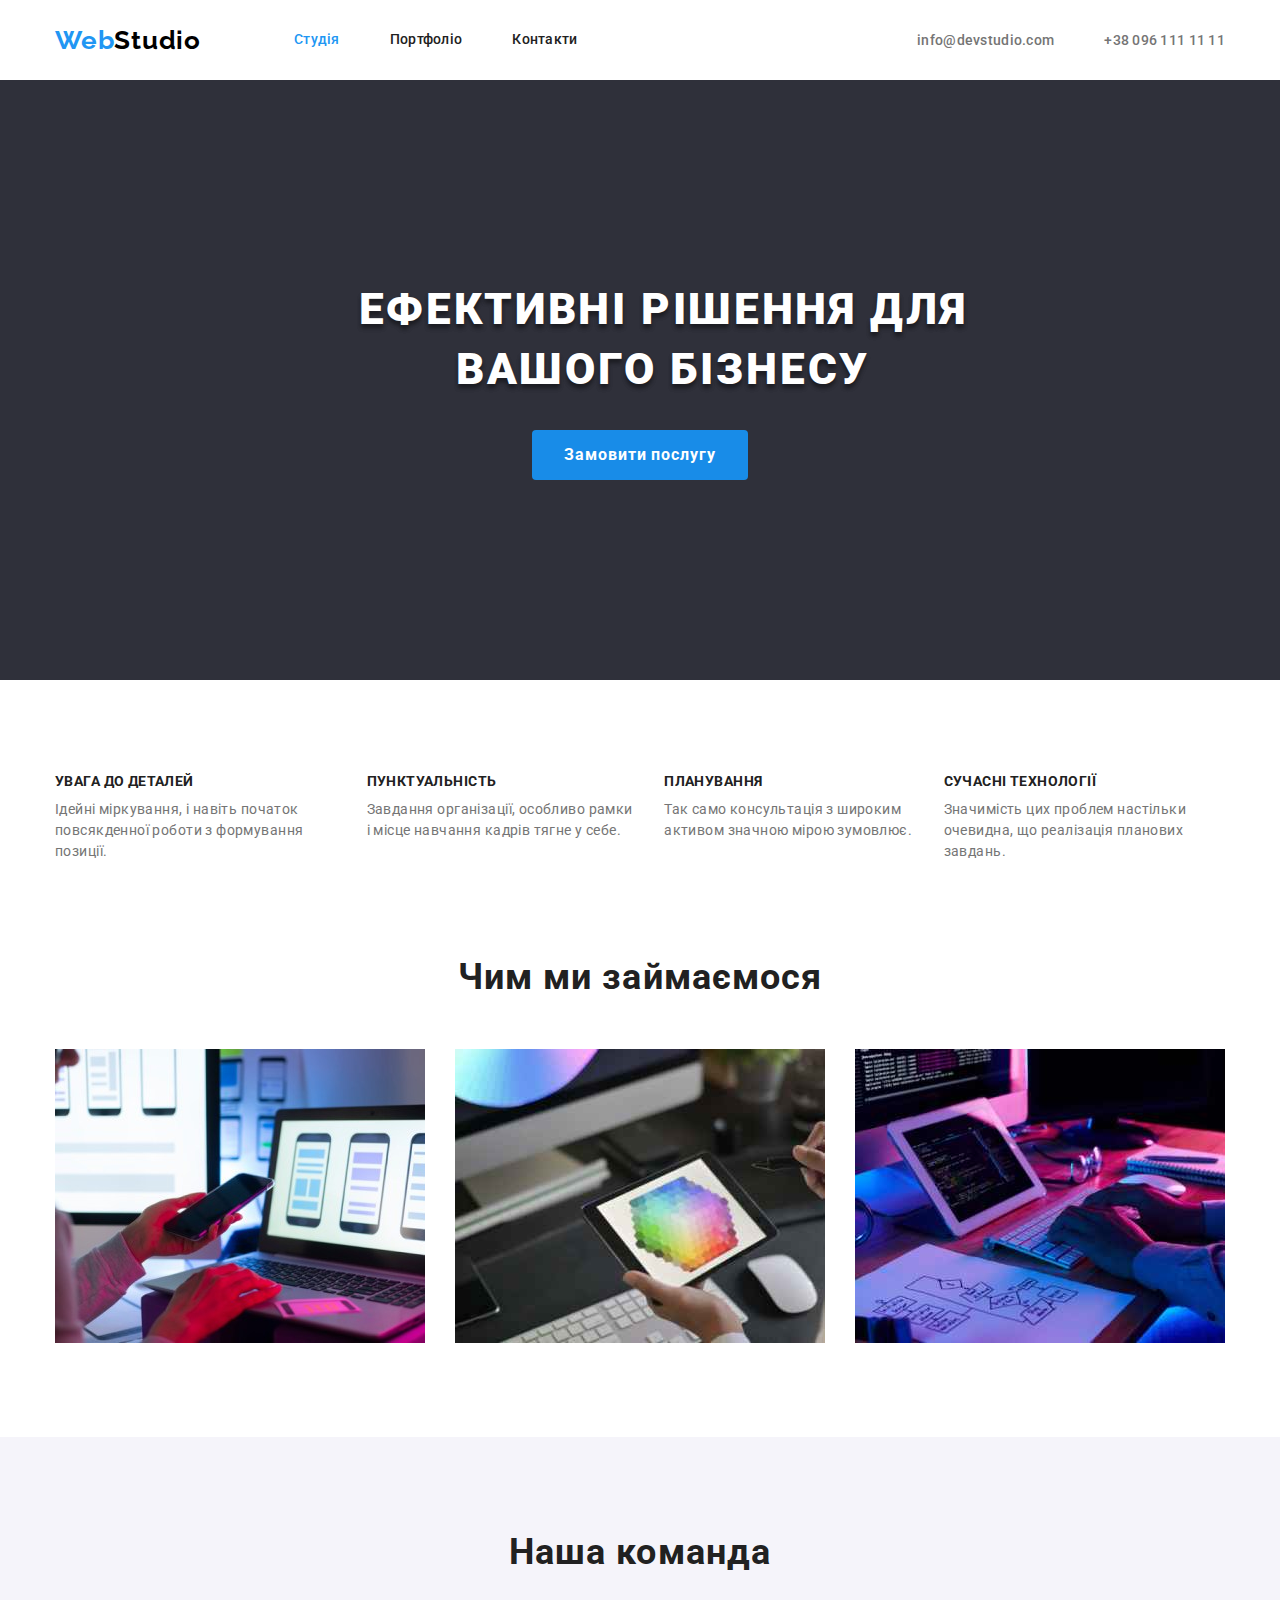
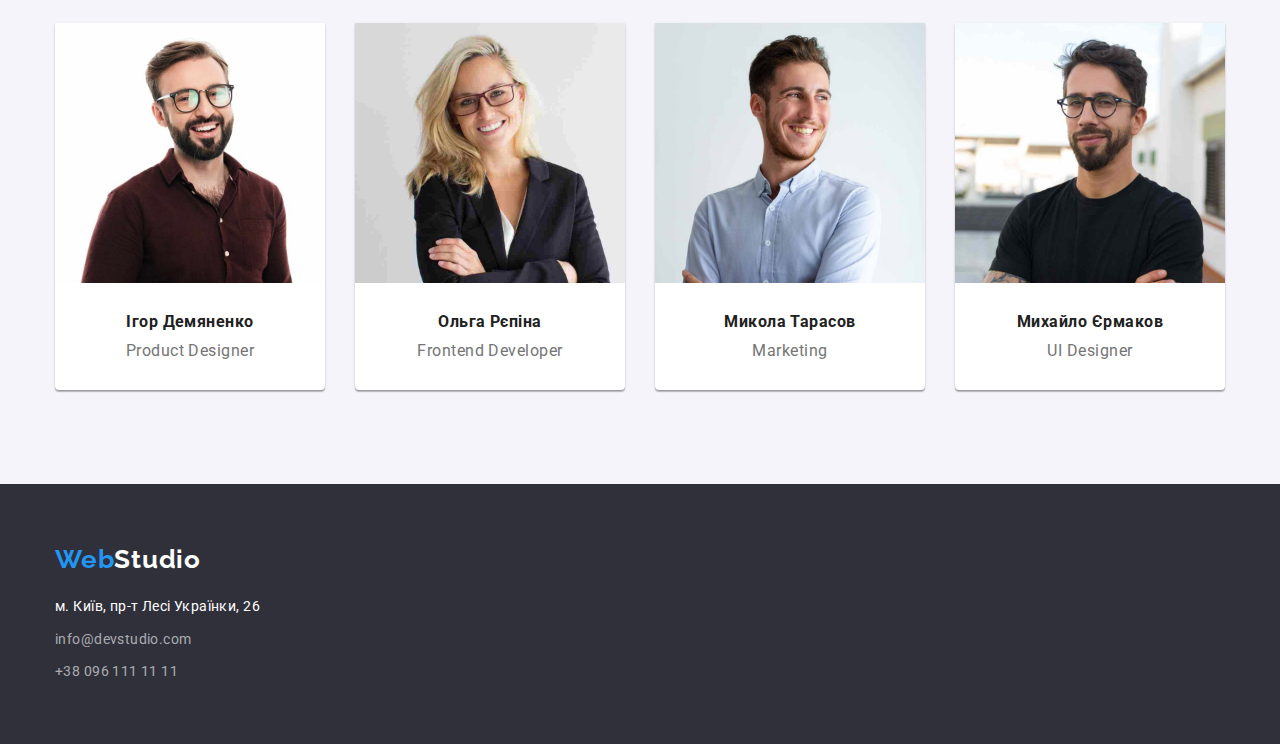
<file: index.html>
<!DOCTYPE html>
<html lang="uk">
<head>
    <meta charset="UTF-8">
    <meta http-equiv="X-UA-Compatible" content="IE=edge">
    <meta name="viewport" content="width=device-width, initial-scale=1.0">
    <title>Студія</title>
    <link rel="preconnect" href="https://fonts.googleapis.com">
    <link rel="preconnect" href="https://fonts.gstatic.com" crossorigin>
    <link href="https://fonts.googleapis.com/css2?family=Raleway:wght@700&family=Roboto:wght@400;500;700;900&display=swap"
        rel="stylesheet">
        <link rel="stylesheet" href="https://cdn.jsdelivr.net/npm/modern-normalize@1.1.0/modern-normalize.min.css">
    <link rel="stylesheet" href="./css/style.css" />
</head>
<body>
    <header class="header-info container flex">
        <nav class="flex">
        <a class="web flex" href="./index.html">Web<span class="studio-color">Studio</span></a>
            <ul class="button-list">
                <li><a class="web-study current" href="./index.html">Студія</a></li>
                <li><a class="web-study" href="./portfolio.html">Портфоліо</a></li>
                <li><a class="web-study" href="#">Контакти</a></li>
            </ul>
        </nav>
            <ul class="flex tel-list">
                <li><a class="tel" href="mailto:info@devstudio.com">info@devstudio.com</a></li>
                <li><a class="tel" href="tel:+380961111111">+38 096 111 11 11</a></li>
            </ul>
    </header>
    <main>
        <section class="fon section">
            <div class="container">
            <h1 class="busines">Ефективні рішення для вашого бізнесу</h1>
            <button class="order" type="button">Замовити послугу</button>
            </div>
        </section>
        
        <section class="section ">
            <div class="container">
                <h2 class="visually-hidden">Особливості</h2>
                    <ul class="flex-upper upper-list">
                        <li class=""><h3 class="upper">Увага до деталей</h3>
                        <p class="pupper pupper-list">Ідейні міркування, і навіть початок повсякденної роботи з формування позиції.</p></li>
                        <li class=""><h3 class="upper">Пунктуальність</h3>
                        <p class="pupper pupper-list">Завдання організації, особливо рамки і місце навчання кадрів тягне у себе.</p></li>
                        <li class=""><h3 class="upper">Планування</h3>
                        <p class="pupper pupper-list">Так само консультація з широким активом значною мірою зумовлює.</p></li>
                        <li class=""><h3 class="upper">Сучасні технології</h3>
                        <p class="pupper pupper-list">Значимість цих проблем настільки очевидна, що реалізація планових завдань.</p></li>
                    </ul> 
                </div>
        </section>
        
        <section class="section section-p">
            <div class="container">
            <h2 class="section-title">Чим ми займаємося</h2>
            <ul class="flex img-title" >
                <li class=""><img src="./images/whatdiong/im1.jpg" width="370" alt="Компьютерний стіл"></li>
                <li class=""><img src="./images/whatdiong/im2g.jpg" width="370" alt="лаптоп"></li>
                <li class=""><img src="./images/whatdiong/img.jpg" width="370" alt="планшет"></li>
            </ul>
        </div>
        </section>
        
        <section class=" team section">
            <div class="container">
            <h2 class="section-title">Наша команда</h2>
            <ul class="flex team-list">
                <li class="team-item">
                    <img src="./images/ourteam/img.jpg" alt="людина" width="270">
                    <div class="tem-total">
                        <h3 class="team-name">Ігор Демяненко</h3>
                        <p class="team-job">Product Designer</p>
                    </div>
                </li>
                <li class="team-item">
                    <img src="./images/ourteam/img1.jpg" alt="людина" width="270">
                    <div class="tem-total">
                        <h3 class="team-name">Ольга Рєпіна</h3>
                        <p class="team-job">Frontend Developer</p>
                    </div>
                </li>
                <li class="team-item">
                    <img src="./images/ourteam/im2g.jpg" alt="людина" width="270">
                    <div class="tem-total">
                        <h3 class="team-name">Микола Тарасов</h3>
                        <p class="team-job">Marketing</p>
                    </div>
                </li>
                <li class="team-item">
                    <img src="./images/ourteam/img3.jpg" alt="людина" width="270">
                    <div class="tem-total">
                        <h3 class="team-name">Михайло Єрмаков</h3>
                        <p class="team-job">UI Designer</p>
                    </div>
                </li>
            </ul>
            </div>
        </section> 
    </main>
    <footer class=" bgfot web-container">
        <div class="container">
        <a class="web-footer " href="./index.html">Web<span class="studio-ft">Studio</span></a>
            <address class="web-style">
                <ul class="">
                    <li class="address-item"><a class="maps-address address-item" target="_blank" rel="nofollow noopener" href="https://goo.gl/maps/S66frL6C7Uxyh1Da7">м. Київ, пр-т Лесі Українки, 26</a></li>
                    <li class="address-item"><a class="contacts address-item" href="mailto:info@devstudio.com">info@devstudio.com</a></li>
                    <li><a class="contacts" href="tel:+380961111111">+38 096 111 11 11</a></li>
                </ul>
            </address>
        </div>
    </footer>
</body>
</html>
</file>
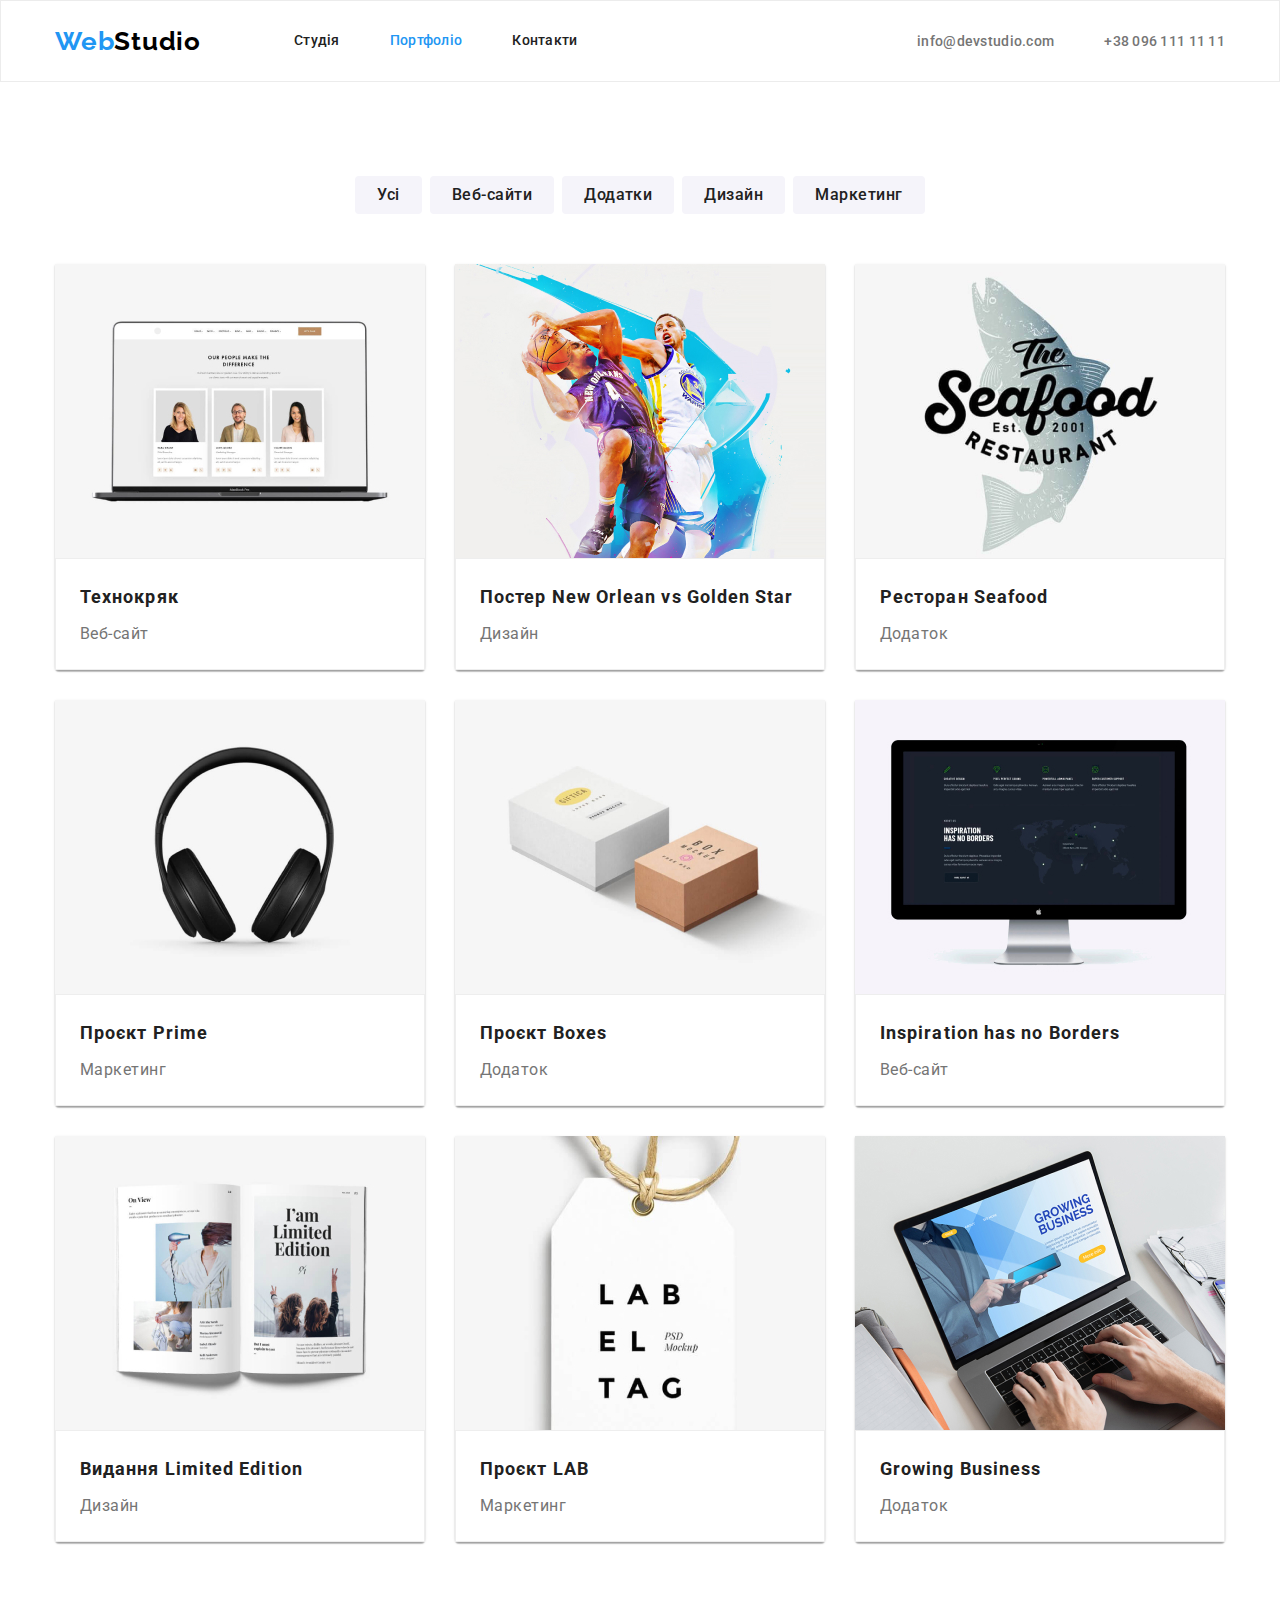
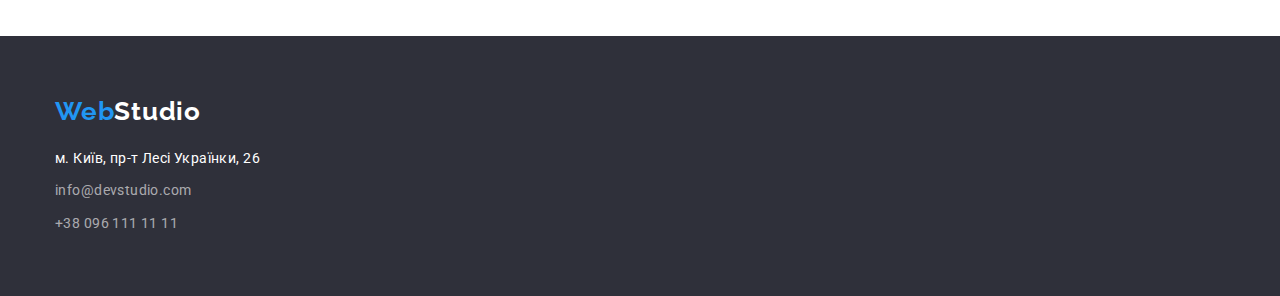
<file: portfolio.html>
<!DOCTYPE html>
<html lang="uk">
<head>
    <meta charset="UTF-8">
    <meta http-equiv="X-UA-Compatible" content="IE=edge">
    <meta name="viewport" content="width=device-width, initial-scale=1.0">
    <title>Portfolio</title>
    <link rel="preconnect" href="https://fonts.googleapis.com">
    <link rel="preconnect" href="https://fonts.gstatic.com" crossorigin>
    <link href="https://fonts.googleapis.com/css2?family=Raleway:wght@700&family=Roboto:wght@400;500;700;900&display=swap"
        rel="stylesheet">
        <link rel="stylesheet" href="https://cdn.jsdelivr.net/npm/modern-normalize@1.1.0/modern-normalize.min.css">
    <link rel="stylesheet" href="./css/style.css" />
</head>
<body>
    <div class="header-border">
    <header class="header-info container flex">
        <nav class="flex">
            <a class="web flex" href="./index.html">Web<span class="studio-color">Studio</span></a>
            <ul class="button-list">
                <li><a class="web-study" href="./index.html">Студія</a></li>
                <li><a class="web-study current" href="./portfolio.html">Портфоліо</a></li>
                <li><a class="web-study" href="#">Контакти</a></li>
            </ul>
        </nav>
        <ul class="flex tel-list">
            <li><a class="tel" href="mailto:info@devstudio.com">info@devstudio.com</a></li>
            <li><a class="tel" href="tel:+380961111111">+38 096 111 11 11</a></li>
        </ul>
    </header>
    </div>
    <main>
        
        <section class="section">
            <div class="container">
                <h1 class="visually-hidden">Текс портфоліо</h1>
                <ul class="flex-btn">
                    <li><button class="portfolio-btn" type="button">Усі</button></li>
                    <li><button class="portfolio-btn" type="button">Веб-сайти</button></li>
                    <li><button class="portfolio-btn" type="button">Додатки</button></li>
                    <li><button class="portfolio-btn" type="button">Дизайн</button></li>
                    <li><button class="portfolio-btn" type="button">Маркетинг</button></li>
                </ul>
                <ul class="portfolio-item-flex">
                    <li class="portfolio-item">
                        <img src="./images/portfolio/img.jpg" alt="Ноутбук" width="370">
                        <div class="portfolio-text">
                            <h2 class="portfolioh">Технокряк</h2>
                            <p class="portfoliop">Веб-сайт</p>
                        </div>
                    </li>
                    <li class="portfolio-item">
                        <img src="./images/portfolio/img1.jpg" alt="Баскетбол" width="370">
                        <div class="portfolio-text">
                            <h2 class="portfolioh">Постер New Orlean vs Golden Star</h2>
                            <p class="portfoliop">Дизайн</p>
                        </div>
                    </li>
                    <li class="portfolio-item">
                        <img src="./images/portfolio/img2.jpg" alt="логотип ресторану" width="370">
                        <div class="portfolio-text">
                            <h2 class="portfolioh">Ресторан Seafood</h2>
                            <p class="portfoliop">Додаток</p>
                        </div>
                    </li>
                    <li class="portfolio-item">
                        <img src="./images/portfolio/img3.jpg" alt="Навушники" width="370">
                        <div class="portfolio-text">
                            <h2 class="portfolioh">Проєкт Prime</h2>
                            <p class="portfoliop">Маркетинг</p>
                        </div>
                    </li>
                    <li class="portfolio-item">
                        <img src="./images/portfolio/img4.jpg" alt="Коробки" width="370">
                        <div class="portfolio-text">
                            <h2 class="portfolioh">Проєкт Boxes</h2>
                            <p class="portfoliop">Додаток</p>
                        </div>
                    </li>
                    <li class="portfolio-item">
                        <img src="./images/portfolio/img5.jpg" alt="Комп'ютер" width="370">
                            <div class="portfolio-text">
                            <h2 class="portfolioh">Inspiration has no Borders</h2>
                        <p class="portfoliop">Веб-сайт</p>
                        </div>
                    </li>
                    <li class="portfolio-item">
                        <img src="./images/portfolio/img6.jpg" alt="Підручник" width="370">
                        <div class="portfolio-text">
                            <h2 class="portfolioh">Видання Limited Edition</h2>
                            <p class="portfoliop">Дизайн</p>
                        </div>
                    </li>
                    <li class="portfolio-item">
                        <img src="./images/portfolio/img7.jpg" alt="Бірка" width="370">
                        <div class="portfolio-text">
                            <h2 class="portfolioh">Проєкт LAB</h2>
                            <p class="portfoliop">Маркетинг</p>
                        </div>
                    </li>
                    <li class="portfolio-item">
                        <img src="./images/portfolio/img8.jpg" alt="Лаптоп" width="370">
                        <div class="portfolio-text">
                            <h2 class="portfolioh">Growing Business</h2>
                            <p class="portfoliop">Додаток</p>
                        </div>
                    </li>
                </ul>
            </div>
        </section>
        
    </main>
    <div class="bgfot">
        <footer class="web-container">
            <div class="container">
                <a class="web-footer " href="./index.html">Web<span class="studio-ft">Studio</span></a>
                <address class="web-style">
                    <ul>
                        <li class="address-item"><a class="maps-address " target="_blank" rel="nofollow noopener"
                                href="https://goo.gl/maps/S66frL6C7Uxyh1Da7">м. Київ, пр-т Лесі Українки, 26</a></li>
                        <li class="address-item"><a class="contacts " href="mailto:info@devstudio.com">info@devstudio.com</a></li>
                        <li><a class="contacts" href="tel:+380961111111">+38 096 111 11 11</a></li>
                    </ul>
                </address>
            </div>
        </footer>
    </div>
</body>
</html>
</file>
<file: css/style.css>
/* Обнуление*/
li {
    font-family: 'Roboto',
        sans-serif;
    list-style-type: none;
    
}
img{
        display: block;
}
h1,h2,h3,h4,p{
        margin-top: 0;
        margin-bottom: 0;
}
a{
        text-decoration: none;
}
ul,ol {
    margin-left: 0;
    padding-left: 0;
    margin-top: 0;
    margin-bottom: 0;
    
}
button{
        cursor: pointer;
        font-family: 'Roboto', sans-serif;
}
.container{
        width: 1200px;
        margin-left: auto;
        margin-right: auto;
        padding-left: 15px;
        padding-right: 15px;
        
}
.section{
        padding-top: 94px;
        padding-bottom: 94px;
}
/*Стили*/
.header-info{
        display: block;
}
.web{
   
        font-family: 'Raleway';
        font-style: normal;
        font-weight: 700;
        font-size: 26px;
        line-height: 1.19;
        letter-spacing: 0.03em;
        color: #2196F3;
        
        
        
}
:root{
       --text-color: #212121;
       --bggolor: #ffffff;
       --neader-footer-textcolor: #757575; 
       --logo-color:#2196F3;
        
}
body {
    font-family: 'Roboto', sans-serif;
    color: #212121;
    background-color: #fff;
    font-size: 14px;
    letter-spacing: 0.03em;
}
.flex{
        display: flex;
        align-items: center;
}
.button-list{
        display: flex;
        gap: 50px;
        margin-left: 93px;
        
}
.tel-list{
        align-items: center;
        margin-left: auto;
        /* margin-top: 32px; */
        gap: 50px;
}
.web-study{
   
        font-style: normal;
        font-weight: 500;
        font-size: 14px;
        line-height: 1.14;
        letter-spacing: 0.02em;
        color: var(--text-color);
        padding-top: 32px;
        padding-bottom: 32px;
        display: flex;

}

.studio-color{
        color: black;
}
.studio-ft{
        color: #fff;
}
.web-study:hover,.web-study:focus{
    color: #2196F3;
    
}

.tel{
    
        font-style: normal;
        font-weight: 500;
        font-size: 14px;
        line-height: 1.14;
        letter-spacing: 0.02em;
        color: #757575;
}
.tel:hover,.tel:focus{
    color: #2196F3;

}
.current {
        color: var(--logo-color);

}
.busines{
    
        font-family: 'Roboto';
        font-style: normal;
        font-weight: 900;
        font-size: 44px;
        line-height: 1.36;
        text-align: center;
        letter-spacing: 0.06em;
        text-transform: uppercase;
        color: #FFFFFF;
        text-shadow: 0px 4px 4px rgba(0, 0, 0, 0.25), 0px 4px 4px rgba(0, 0, 0, 0.25);
        width: 696px;
        margin: 0 auto;
        margin-left: 260px;
        
}
.fon{
        background-color: #2F303A;
       /* width: 1600px;
        height: 600px; */
        padding-top: 200px;
        padding-bottom: 200px;
        text-align: center;
           
}
.order{
        border: none;
        border-radius: 4px;
        background-color: #188CE8;
        font-weight: 700;
        font-size: 16px;
        line-height: 1.87;
        text-align: center;
        letter-spacing: 0.06em;
        color: #FFFFFF;
        margin-top: 30px;
        padding: 10px 32px;
        
}
.order:hover,.order:focus{
        background-color: #2196F3;
        
        
}
.section-p{
        padding-top: 0px;
}
.team-name{
        font-style: normal;
        font-weight: 700;
        font-size: 16px;
        line-height: 1.14;
        letter-spacing: 0.03em;
        color: #212121;
        margin-bottom: 10px;
        
}
.team-job{
        font-weight: 400;
        font-size: 16px;
         line-height: 19px;
        text-align: center;
        letter-spacing: 0.03em;
        color: #757575;
        
        
}
.tem-total{
        padding-top: 30px;
        padding-bottom: 30px;
}
.upper{
        font-style: normal;
        font-weight: 700;
        line-height: 1.14;
        letter-spacing: 0.03em;
        color: #212121;
        text-transform: uppercase;
        font-size: 14px;
}
.pupper{
        font-style: normal;
        font-weight: 400;
        font-size: 14px;
        line-height: 1.5;
        letter-spacing: 0.03em;
        color: #757575;
}
.upper-list{
        /* margin-top: 94px; */
}
.flex-upper{
        display: flex;
        gap: 30px;
}
.pupper-list{
        margin-top: 10px;
}
.visually-hidden {
        position: absolute;
        width: 1px;
        height: 1px;
        margin: -1px;
        border: 0;
        padding: 0;

        white-space: nowrap;
        clip-path: inset(100%);
        clip: rect(0 0 0 0);
        overflow: hidden;
}
.section-title{
        
        font-style: normal;
        font-weight: 700;
        font-size: 36px;
        line-height: 1.17;
        text-align: center;
        letter-spacing: 0.03em;
        color: #212121;
        margin-bottom: 50px;
    
}
.img-title{
        justify-content: space-between;
        
        
}
.team{
        background: #F5F4FA;
    
}
.team-item{     
        box-shadow: 0px 1px 3px rgba(0, 0, 0, 0.12), 0px 1px 1px rgba(0, 0, 0, 0.14), 0px 2px 1px rgba(0, 0, 0, 0.2);
        border-radius: 0px 0px 4px 4px;
        text-align: center;  
        background-color: #fff;  
        
}
.team-list{
        justify-content: space-between;
        
}

.bgfot {
        background-color: #2F303A;
        padding-top: 60px;
        padding-bottom: 60px;
        
    
}
.web-footer{
        
        font-family: 'Raleway';
        font-style: normal;
        font-weight: 700;
        font-size: 26px;
        line-height: 1.19;
        letter-spacing: 0.03em;
        color: #2196F3;
        width: 145px;
        height: 31px;
}
.web-container{
        /* padding-top: 60px;
        padding-bottom: 60px; */
}
.address-item{
        margin-bottom: 9px;
}
.web-style{
        margin-top: 20px;
}

.maps-address:hover,.maps-address:focus{
    color: #2196F3;

}
.contacts:hover,.contacts:focus{
    color: #2196F3;

}
.maps-address{
    
        font-family: 'Roboto';
        font-style: normal;
        font-weight: 400;
        font-size: 14px;
        line-height: 1.7;
        letter-spacing: 0.03em;
        color: #FFFFFF;
}
.contacts{
        
        font-family: 'Roboto';
        font-style: normal;
        font-weight: 400;
        font-size: 14px;
        line-height: 1.7;
        letter-spacing: 0.03em;
        color: rgba(255, 255, 255, 0.6);
        
}

/* Портфолио*/
.header-border{
        border: 1px solid #ECECEC;

}
.portfolio-btn{
        font-family: 'Roboto';
        font-weight: 500;
        font-size: 16px;
        line-height: 1.62;
        text-align: center;
        letter-spacing: 0.03em;
        border: none;
        border-radius: 4px;
        background: #F5F4FA;
        color: var(--text-color);
        padding: 6px 22px;
}
.portfolio-btn:hover, .portfolio-btn:focus {
    background-color: #2196F3;
    cursor: pointer;
    color: #FFFFFF;
    box-shadow: 0px 5px 5px rgb(103, 103, 103);
    border-radius: 4px;
}
.flex-btn{
        display: flex;
        gap: 8px;
        justify-content: center;
}
.portfolio-item-flex{
        display: flex;
        flex-wrap: wrap;
        gap: 30px;
        margin-top: 50px;
}
.portfolio-item{
    box-shadow: 0px 1px 3px rgba(0, 0, 0, 0.12), 0px 1px 1px rgba(0, 0, 0, 0.14), 0px 2px 1px rgba(0, 0,    0, 0.2);
    border-radius: 0px 0px 4px 4px;
    
    width: 370px;
    
}
.portfolio-text{
        
        border: 1px solid #EEEEEE;
        padding: 20px 24px;
}
.portfolioh{
        font-weight: 700;
        font-size: 18px;
        line-height: 2;
        letter-spacing: 0.06em;
        color: #212121;
        
}
.portfoliop{
        font-weight: 400;
        font-size: 16px;
        line-height: 1.87;
        letter-spacing: 0.03em;
        color: #757575;
        margin-top: 4px;
}
</file>
